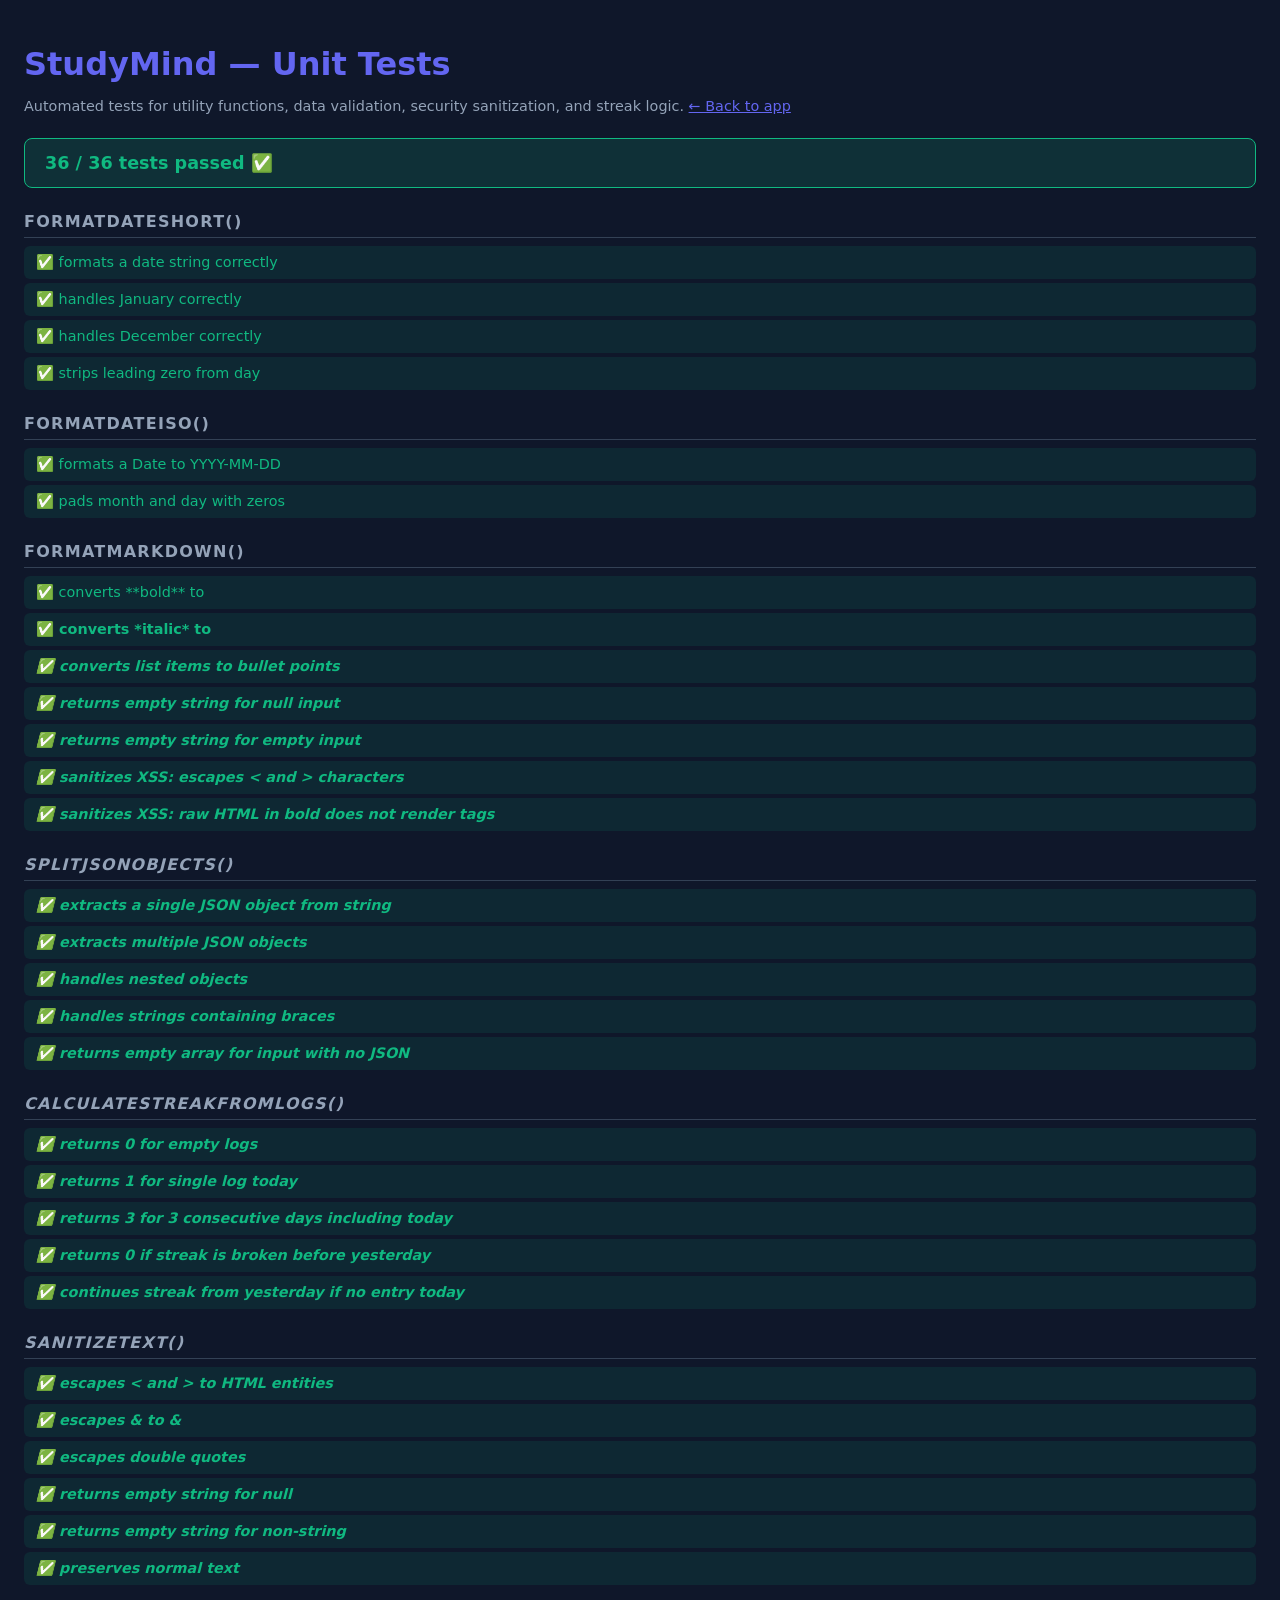
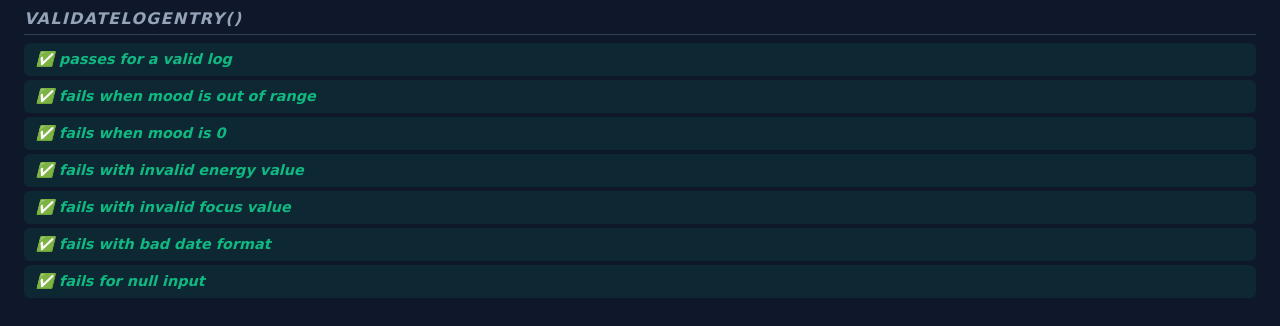
<file: tests/index.html>
<!DOCTYPE html>
<html lang="en">
<head>
  <meta charset="UTF-8">
  <meta name="viewport" content="width=device-width, initial-scale=1.0">
  <title>StudyMind — Unit Tests</title>
  <style>
    body {
      font-family: 'Segoe UI', system-ui, sans-serif;
      background: #0F172A;
      color: #F8FAFC;
      margin: 0;
      padding: 24px;
    }
    h1 { color: #6366F1; margin-bottom: 6px; }
    p.subtitle { color: #94A3B8; margin-bottom: 24px; font-size: 0.9rem; }
    .suite {
      margin-top: 24px;
      margin-bottom: 8px;
      font-size: 1rem;
      font-weight: 700;
      color: #94A3B8;
      text-transform: uppercase;
      letter-spacing: 0.08em;
      border-bottom: 1px solid #334155;
      padding-bottom: 6px;
    }
    .test {
      padding: 8px 12px;
      border-radius: 6px;
      margin-bottom: 4px;
      font-size: 0.9rem;
      display: flex;
      flex-direction: column;
    }
    .pass { background: rgba(16, 185, 129, 0.1); color: #10B981; }
    .fail { background: rgba(239, 68, 68, 0.1); color: #EF4444; }
    .error {
      display: block;
      margin-top: 4px;
      font-size: 0.78rem;
      color: #F59E0B;
      font-family: monospace;
    }
    .summary {
      padding: 14px 20px;
      border-radius: 8px;
      font-weight: 700;
      font-size: 1.1rem;
      margin-bottom: 20px;
    }
    .summary-pass { background: rgba(16, 185, 129, 0.15); color: #10B981; border: 1px solid #10B981; }
    .summary-fail { background: rgba(239, 68, 68, 0.15); color: #EF4444; border: 1px solid #EF4444; }
    a { color: #6366F1; }
  </style>
</head>
<body>
  <h1>StudyMind — Unit Tests</h1>
  <p class="subtitle">Automated tests for utility functions, data validation, security sanitization, and streak logic. <a href="../index.html">← Back to app</a></p>
  <div id="test-results">Running tests...</div>
  <script src="studymind.test.js"></script>
</body>
</html>
</file>
